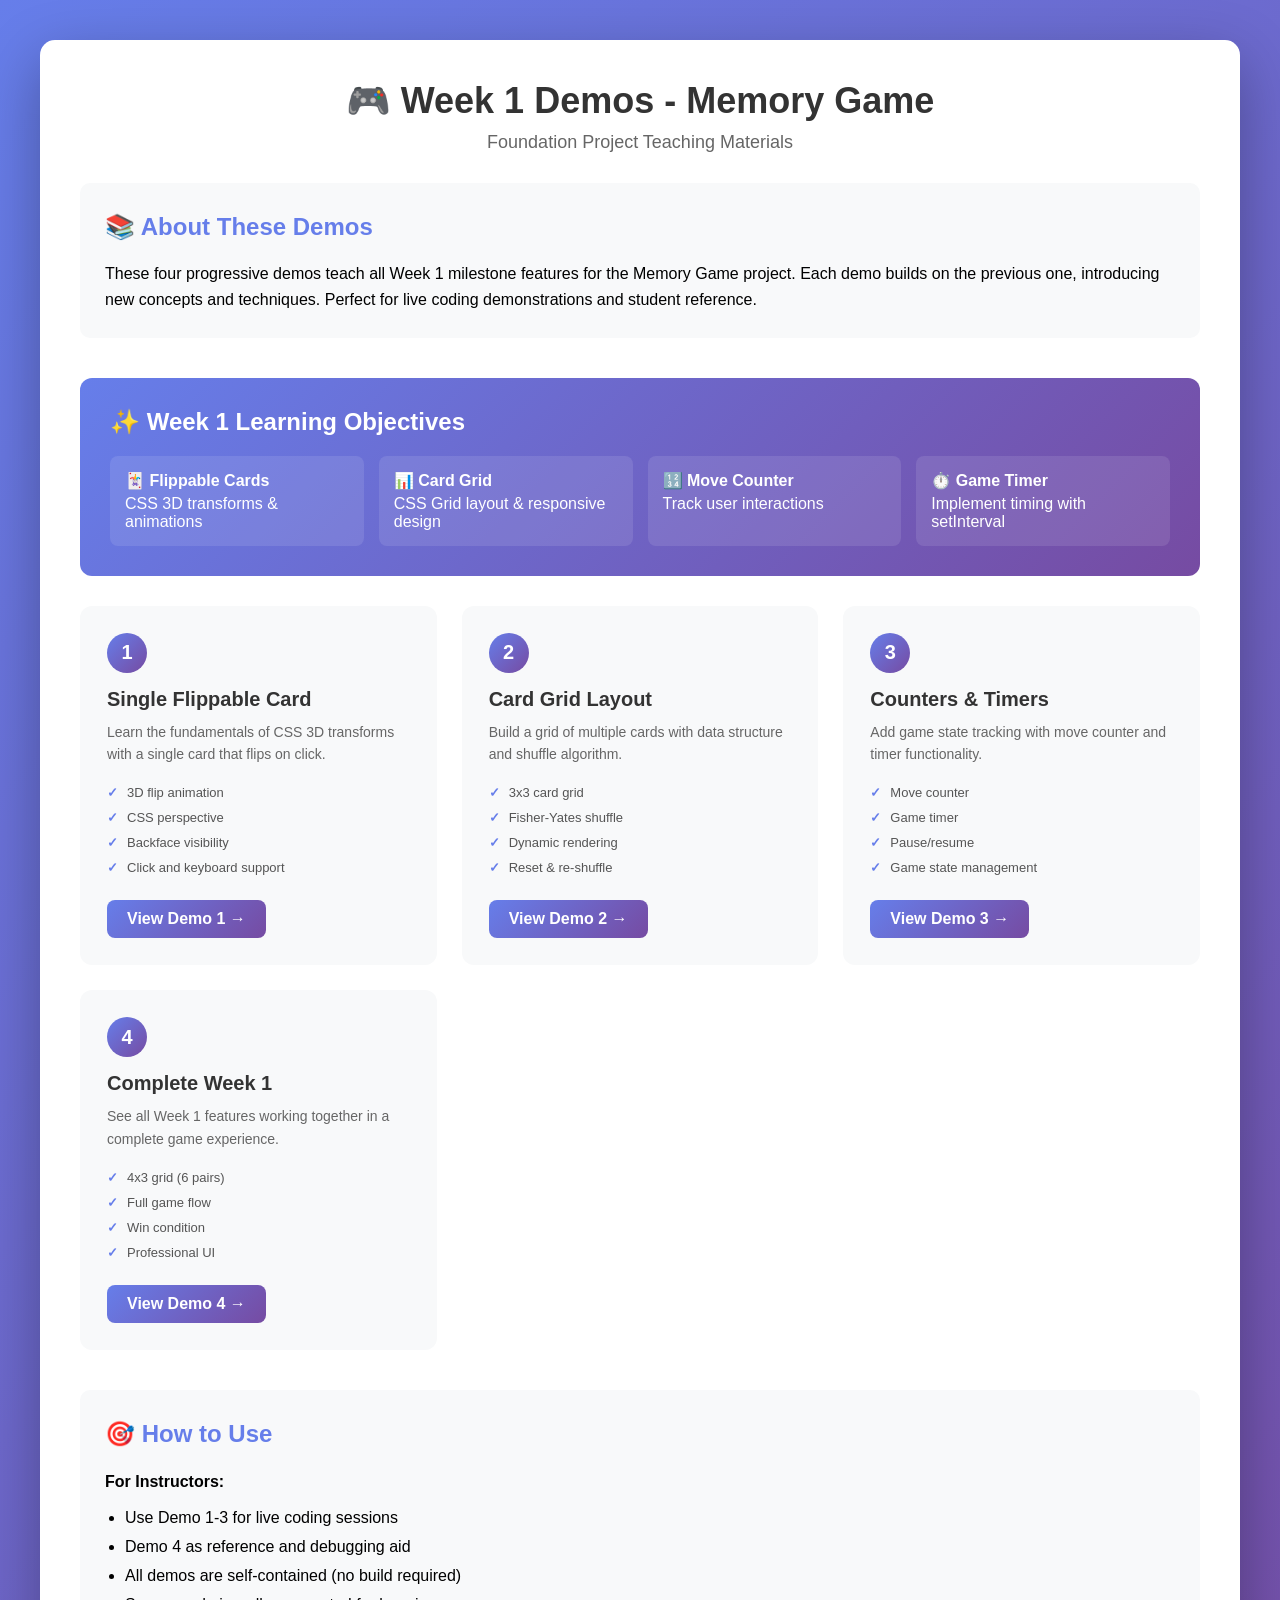
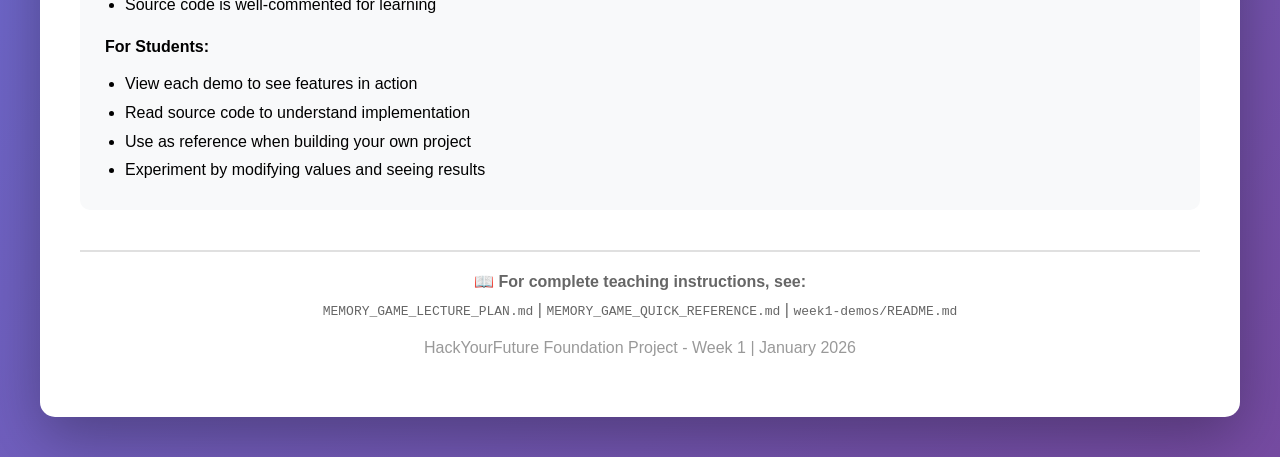
<file: week1-demos/index.html>
<!DOCTYPE html>
<html lang="en">
<head>
    <meta charset="UTF-8">
    <meta name="viewport" content="width=device-width, initial-scale=1.0">
    <title>Week 1 Demos - Memory Game</title>
    <style>
        * {
            margin: 0;
            padding: 0;
            box-sizing: border-box;
        }

        body {
            font-family: 'Segoe UI', Tahoma, Geneva, Verdana, sans-serif;
            background: linear-gradient(135deg, #667eea 0%, #764ba2 100%);
            min-height: 100vh;
            padding: 40px 20px;
        }

        .container {
            max-width: 1200px;
            margin: 0 auto;
            background: white;
            padding: 40px;
            border-radius: 15px;
            box-shadow: 0 20px 60px rgba(0, 0, 0, 0.3);
        }

        h1 {
            color: #333;
            text-align: center;
            margin-bottom: 10px;
            font-size: 36px;
        }

        .subtitle {
            text-align: center;
            color: #666;
            margin-bottom: 30px;
            font-size: 18px;
        }

        .intro {
            background: #f8f9fa;
            padding: 25px;
            border-radius: 10px;
            margin-bottom: 40px;
            line-height: 1.6;
        }

        .intro h2 {
            color: #667eea;
            margin-bottom: 15px;
        }

        .demos-grid {
            display: grid;
            grid-template-columns: repeat(auto-fit, minmax(280px, 1fr));
            gap: 25px;
            margin-bottom: 40px;
        }

        .demo-card {
            background: #f8f9fa;
            border-radius: 12px;
            padding: 25px;
            transition: transform 0.3s, box-shadow 0.3s;
            border: 2px solid transparent;
        }

        .demo-card:hover {
            transform: translateY(-5px);
            box-shadow: 0 8px 20px rgba(0, 0, 0, 0.15);
            border-color: #667eea;
        }

        .demo-number {
            display: inline-block;
            background: linear-gradient(135deg, #667eea 0%, #764ba2 100%);
            color: white;
            width: 40px;
            height: 40px;
            border-radius: 50%;
            display: flex;
            align-items: center;
            justify-content: center;
            font-weight: bold;
            font-size: 20px;
            margin-bottom: 15px;
        }

        .demo-title {
            color: #333;
            font-size: 20px;
            font-weight: 600;
            margin-bottom: 10px;
        }

        .demo-description {
            color: #666;
            font-size: 14px;
            line-height: 1.6;
            margin-bottom: 15px;
        }

        .demo-features {
            list-style: none;
            margin-bottom: 20px;
        }

        .demo-features li {
            color: #555;
            font-size: 13px;
            padding: 5px 0;
            padding-left: 20px;
            position: relative;
        }

        .demo-features li:before {
            content: "✓";
            position: absolute;
            left: 0;
            color: #667eea;
            font-weight: bold;
        }

        .demo-link {
            display: inline-block;
            background: linear-gradient(135deg, #667eea 0%, #764ba2 100%);
            color: white;
            text-decoration: none;
            padding: 10px 20px;
            border-radius: 8px;
            font-weight: 600;
            transition: transform 0.2s;
            text-align: center;
        }

        .demo-link:hover {
            transform: scale(1.05);
        }

        .features-section {
            background: linear-gradient(135deg, #667eea 0%, #764ba2 100%);
            color: white;
            padding: 30px;
            border-radius: 12px;
            margin-bottom: 30px;
        }

        .features-section h2 {
            margin-bottom: 20px;
        }

        .features-list {
            display: grid;
            grid-template-columns: repeat(auto-fit, minmax(200px, 1fr));
            gap: 15px;
        }

        .feature-item {
            background: rgba(255, 255, 255, 0.1);
            padding: 15px;
            border-radius: 8px;
        }

        .feature-item strong {
            display: block;
            margin-bottom: 5px;
        }

        .footer {
            text-align: center;
            color: #666;
            padding: 20px;
            border-top: 2px solid #e0e0e0;
            margin-top: 40px;
        }

        @media (max-width: 768px) {
            h1 {
                font-size: 28px;
            }

            .container {
                padding: 25px;
            }

            .demos-grid {
                grid-template-columns: 1fr;
            }
        }
    </style>
</head>
<body>
    <div class="container">
        <h1>🎮 Week 1 Demos - Memory Game</h1>
        <p class="subtitle">Foundation Project Teaching Materials</p>

        <div class="intro">
            <h2>📚 About These Demos</h2>
            <p>
                These four progressive demos teach all Week 1 milestone features for the Memory Game project.
                Each demo builds on the previous one, introducing new concepts and techniques.
                Perfect for live coding demonstrations and student reference.
            </p>
        </div>

        <div class="features-section">
            <h2>✨ Week 1 Learning Objectives</h2>
            <div class="features-list">
                <div class="feature-item">
                    <strong>🃏 Flippable Cards</strong>
                    <span>CSS 3D transforms & animations</span>
                </div>
                <div class="feature-item">
                    <strong>📊 Card Grid</strong>
                    <span>CSS Grid layout & responsive design</span>
                </div>
                <div class="feature-item">
                    <strong>🔢 Move Counter</strong>
                    <span>Track user interactions</span>
                </div>
                <div class="feature-item">
                    <strong>⏱️ Game Timer</strong>
                    <span>Implement timing with setInterval</span>
                </div>
            </div>
        </div>

        <div class="demos-grid">
            <div class="demo-card">
                <div class="demo-number" style="display: flex;">1</div>
                <h3 class="demo-title">Single Flippable Card</h3>
                <p class="demo-description">
                    Learn the fundamentals of CSS 3D transforms with a single card that flips on click.
                </p>
                <ul class="demo-features">
                    <li>3D flip animation</li>
                    <li>CSS perspective</li>
                    <li>Backface visibility</li>
                    <li>Click and keyboard support</li>
                </ul>
                <a href="demo1-single-card/index.html" class="demo-link">View Demo 1 →</a>
            </div>

            <div class="demo-card">
                <div class="demo-number" style="display: flex;">2</div>
                <h3 class="demo-title">Card Grid Layout</h3>
                <p class="demo-description">
                    Build a grid of multiple cards with data structure and shuffle algorithm.
                </p>
                <ul class="demo-features">
                    <li>3x3 card grid</li>
                    <li>Fisher-Yates shuffle</li>
                    <li>Dynamic rendering</li>
                    <li>Reset & re-shuffle</li>
                </ul>
                <a href="demo2-card-grid/index.html" class="demo-link">View Demo 2 →</a>
            </div>

            <div class="demo-card">
                <div class="demo-number" style="display: flex;">3</div>
                <h3 class="demo-title">Counters & Timers</h3>
                <p class="demo-description">
                    Add game state tracking with move counter and timer functionality.
                </p>
                <ul class="demo-features">
                    <li>Move counter</li>
                    <li>Game timer</li>
                    <li>Pause/resume</li>
                    <li>Game state management</li>
                </ul>
                <a href="demo3-counters-timers/index.html" class="demo-link">View Demo 3 →</a>
            </div>

            <div class="demo-card">
                <div class="demo-number" style="display: flex;">4</div>
                <h3 class="demo-title">Complete Week 1</h3>
                <p class="demo-description">
                    See all Week 1 features working together in a complete game experience.
                </p>
                <ul class="demo-features">
                    <li>4x3 grid (6 pairs)</li>
                    <li>Full game flow</li>
                    <li>Win condition</li>
                    <li>Professional UI</li>
                </ul>
                <a href="demo4-complete/index.html" class="demo-link">View Demo 4 →</a>
            </div>
        </div>

        <div class="intro">
            <h2>🎯 How to Use</h2>
            <p><strong>For Instructors:</strong></p>
            <ul style="margin: 10px 0 15px 20px; line-height: 1.8;">
                <li>Use Demo 1-3 for live coding sessions</li>
                <li>Demo 4 as reference and debugging aid</li>
                <li>All demos are self-contained (no build required)</li>
                <li>Source code is well-commented for learning</li>
            </ul>
            <p><strong>For Students:</strong></p>
            <ul style="margin: 10px 0 0 20px; line-height: 1.8;">
                <li>View each demo to see features in action</li>
                <li>Read source code to understand implementation</li>
                <li>Use as reference when building your own project</li>
                <li>Experiment by modifying values and seeing results</li>
            </ul>
        </div>

        <div class="footer">
            <p><strong>📖 For complete teaching instructions, see:</strong></p>
            <p style="margin-top: 10px;">
                <code>MEMORY_GAME_LECTURE_PLAN.md</code> |
                <code>MEMORY_GAME_QUICK_REFERENCE.md</code> |
                <code>week1-demos/README.md</code>
            </p>
            <p style="margin-top: 20px; color: #999;">
                HackYourFuture Foundation Project - Week 1 | January 2026
            </p>
        </div>
    </div>
</body>
</html>
</file>
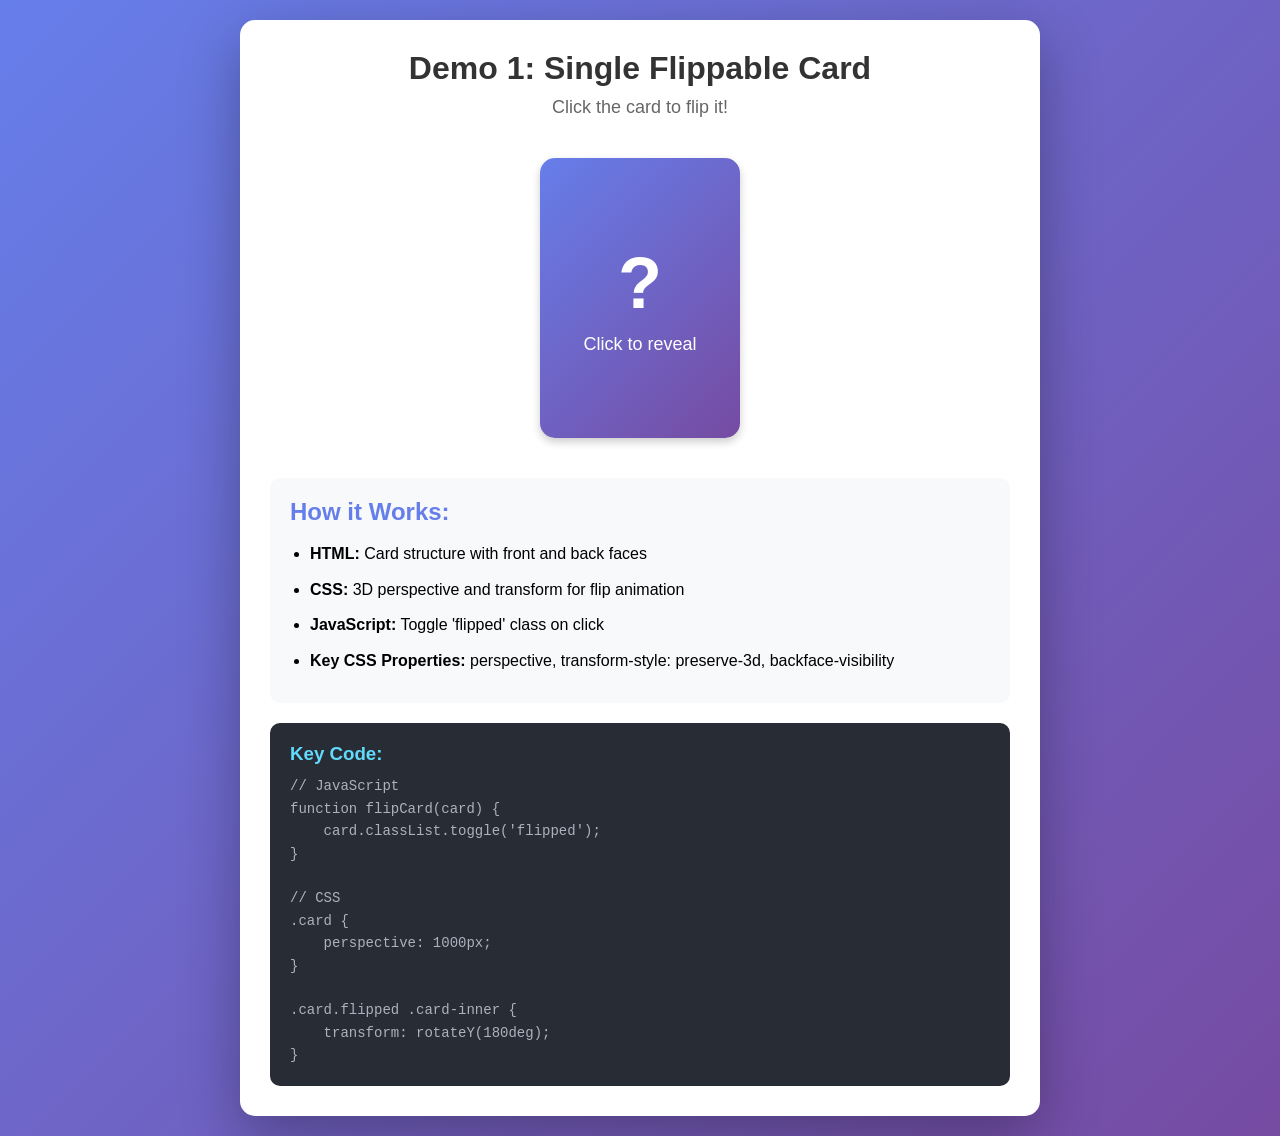
<file: week1-demos/demo1-single-card/index.html>
<!DOCTYPE html>
<html lang="en">
<head>
    <meta charset="UTF-8">
    <meta name="viewport" content="width=device-width, initial-scale=1.0">
    <title>Demo 1: Single Flippable Card</title>
    <link rel="stylesheet" href="style.css">
</head>
<body>
    <div class="container">
        <h1>Demo 1: Single Flippable Card</h1>
        <p class="instructions">Click the card to flip it!</p>
        
        <div class="card-wrapper">
            <div class="card" onclick="flipCard(this)">
                <div class="card-inner">
                    <div class="card-front">
                        <div class="card-content">
                            <h2>?</h2>
                            <p>Click to reveal</p>
                        </div>
                    </div>
                    <div class="card-back">
                        <div class="card-content">
                            <h2>🐱</h2>
                            <p>Cat</p>
                        </div>
                    </div>
                </div>
            </div>
        </div>

        <div class="explanation">
            <h2>How it Works:</h2>
            <ul>
                <li><strong>HTML:</strong> Card structure with front and back faces</li>
                <li><strong>CSS:</strong> 3D perspective and transform for flip animation</li>
                <li><strong>JavaScript:</strong> Toggle 'flipped' class on click</li>
                <li><strong>Key CSS Properties:</strong> perspective, transform-style: preserve-3d, backface-visibility</li>
            </ul>
        </div>

        <div class="code-preview">
            <h3>Key Code:</h3>
            <pre><code>// JavaScript
function flipCard(card) {
    card.classList.toggle('flipped');
}

// CSS
.card {
    perspective: 1000px;
}

.card.flipped .card-inner {
    transform: rotateY(180deg);
}</code></pre>
        </div>
    </div>

    <script src="script.js"></script>
</body>
</html>
</file>
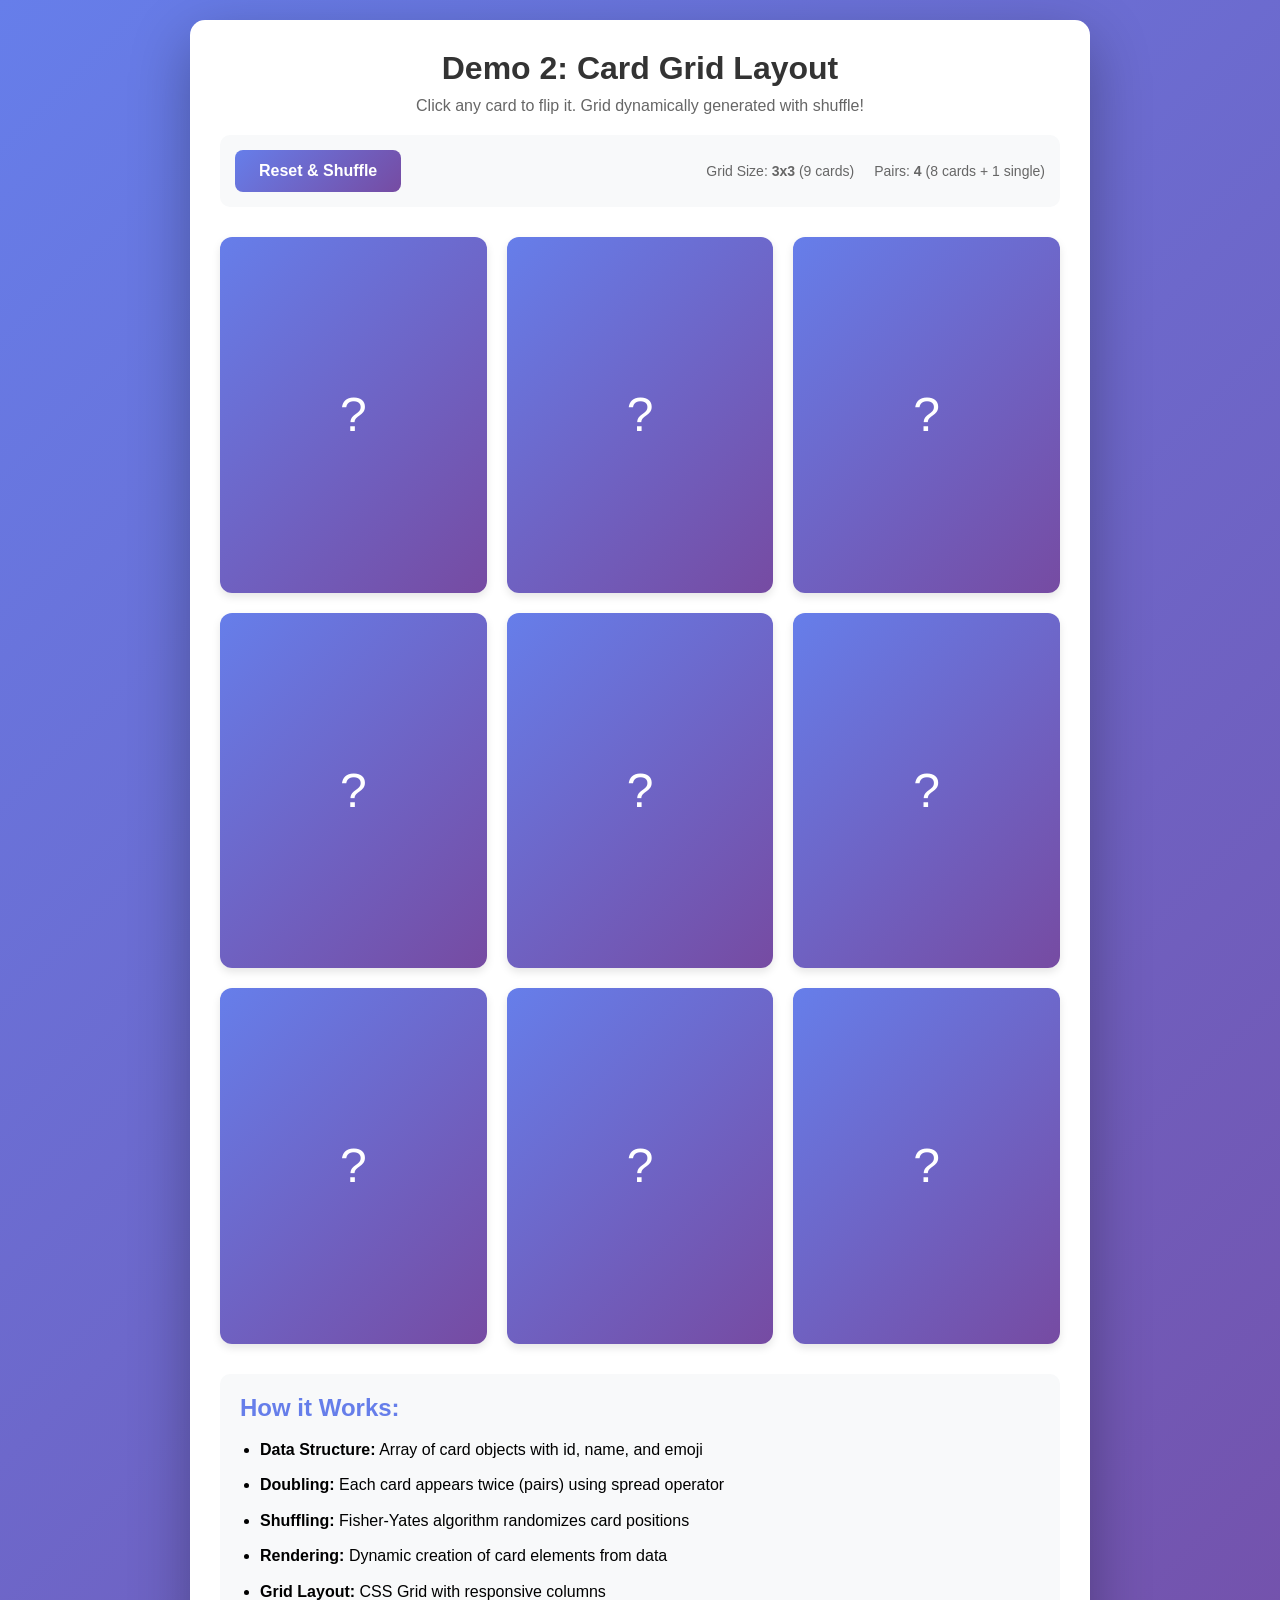
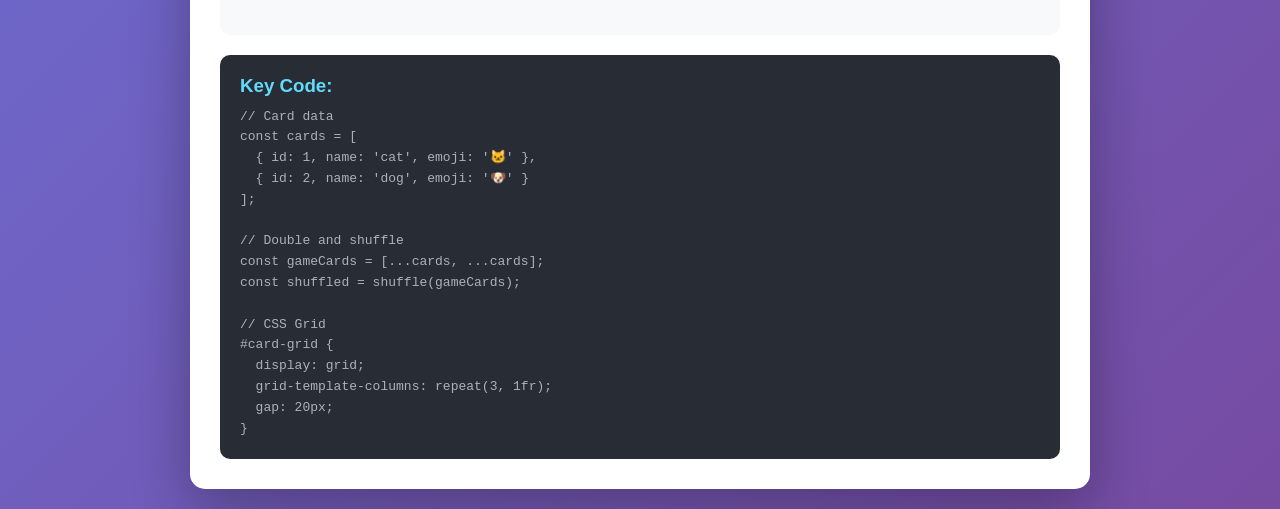
<file: week1-demos/demo2-card-grid/index.html>
<!DOCTYPE html>
<html lang="en">
<head>
    <meta charset="UTF-8">
    <meta name="viewport" content="width=device-width, initial-scale=1.0">
    <title>Demo 2: Card Grid Layout</title>
    <link rel="stylesheet" href="style.css">
</head>
<body>
    <div class="container">
        <h1>Demo 2: Card Grid Layout</h1>
        <p class="instructions">Click any card to flip it. Grid dynamically generated with shuffle!</p>
        
        <div class="controls">
            <button onclick="resetGrid()" class="btn">Reset & Shuffle</button>
            <div class="info">
                <span>Grid Size: <strong>3x3</strong> (9 cards)</span>
                <span>Pairs: <strong>4</strong> (8 cards + 1 single)</span>
            </div>
        </div>

        <div id="card-grid" class="card-grid">
            <!-- Cards will be dynamically generated here -->
        </div>

        <div class="explanation">
            <h2>How it Works:</h2>
            <ul>
                <li><strong>Data Structure:</strong> Array of card objects with id, name, and emoji</li>
                <li><strong>Doubling:</strong> Each card appears twice (pairs) using spread operator</li>
                <li><strong>Shuffling:</strong> Fisher-Yates algorithm randomizes card positions</li>
                <li><strong>Rendering:</strong> Dynamic creation of card elements from data</li>
                <li><strong>Grid Layout:</strong> CSS Grid with responsive columns</li>
            </ul>
        </div>

        <div class="code-preview">
            <h3>Key Code:</h3>
            <pre><code>// Card data
const cards = [
  { id: 1, name: 'cat', emoji: '🐱' },
  { id: 2, name: 'dog', emoji: '🐶' }
];

// Double and shuffle
const gameCards = [...cards, ...cards];
const shuffled = shuffle(gameCards);

// CSS Grid
#card-grid {
  display: grid;
  grid-template-columns: repeat(3, 1fr);
  gap: 20px;
}</code></pre>
        </div>
    </div>

    <script src="script.js"></script>
</body>
</html>
</file>
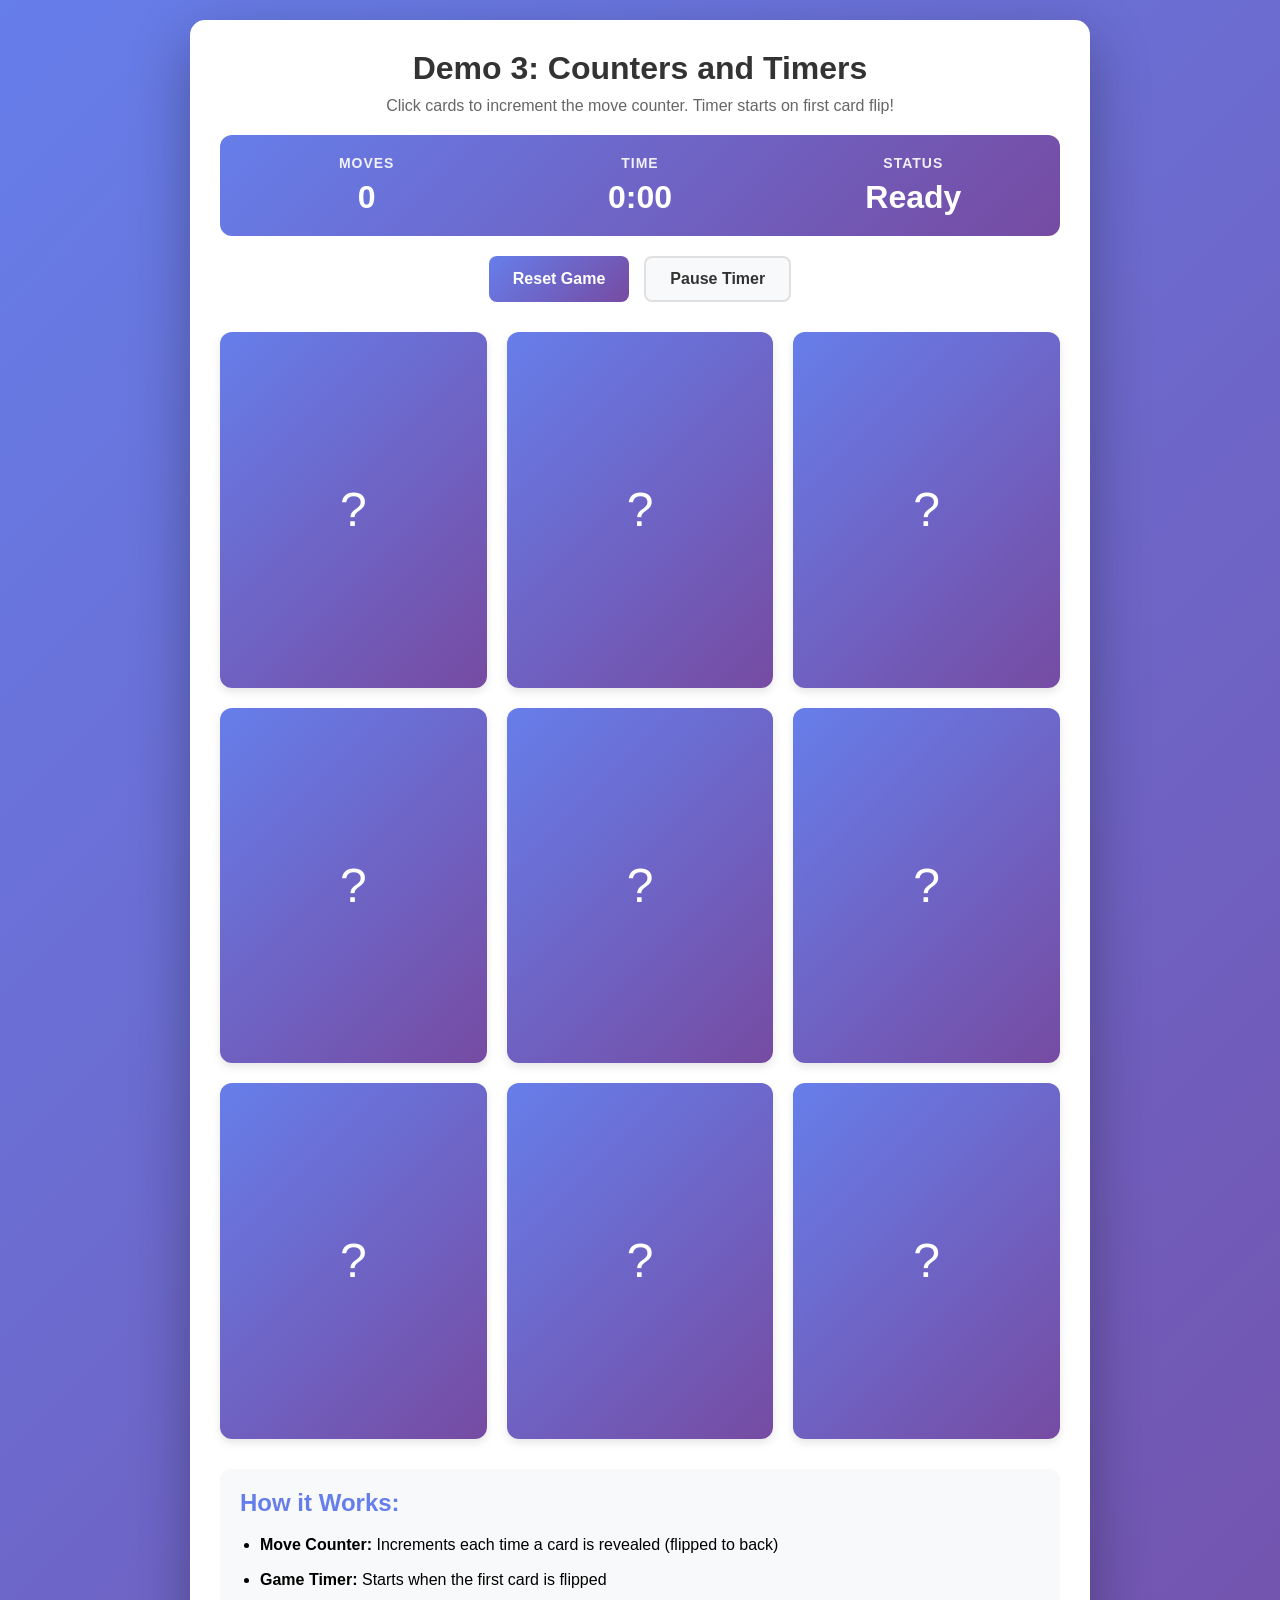
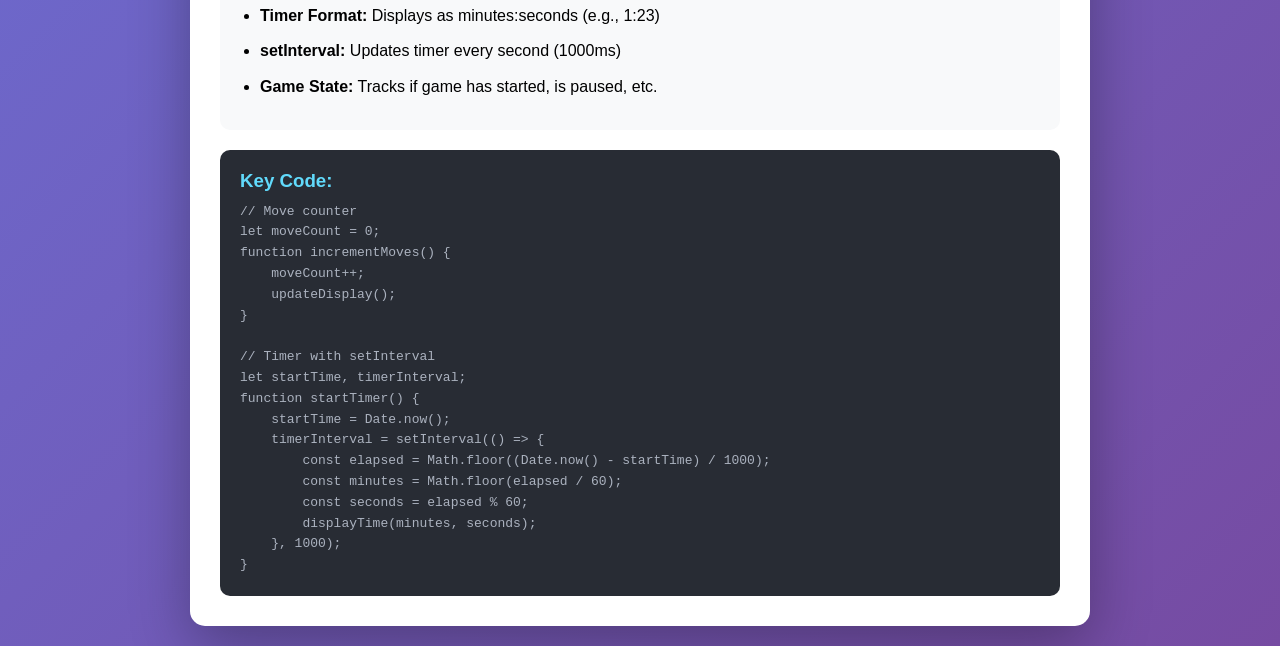
<file: week1-demos/demo3-counters-timers/index.html>
<!DOCTYPE html>
<html lang="en">
<head>
    <meta charset="UTF-8">
    <meta name="viewport" content="width=device-width, initial-scale=1.0">
    <title>Demo 3: Counters and Timers</title>
    <link rel="stylesheet" href="style.css">
</head>
<body>
    <div class="container">
        <h1>Demo 3: Counters and Timers</h1>
        <p class="instructions">Click cards to increment the move counter. Timer starts on first card flip!</p>
        
        <div class="stats-bar">
            <div class="stat">
                <span class="stat-label">Moves</span>
                <span class="stat-value" id="move-counter">0</span>
            </div>
            <div class="stat">
                <span class="stat-label">Time</span>
                <span class="stat-value" id="timer">0:00</span>
            </div>
            <div class="stat">
                <span class="stat-label">Status</span>
                <span class="stat-value" id="status">Ready</span>
            </div>
        </div>

        <div class="controls">
            <button onclick="resetGame()" class="btn btn-primary">Reset Game</button>
            <button onclick="pauseTimer()" class="btn btn-secondary" id="pause-btn">Pause Timer</button>
        </div>

        <div id="card-grid" class="card-grid">
            <!-- Cards will be dynamically generated here -->
        </div>

        <div class="explanation">
            <h2>How it Works:</h2>
            <ul>
                <li><strong>Move Counter:</strong> Increments each time a card is revealed (flipped to back)</li>
                <li><strong>Game Timer:</strong> Starts when the first card is flipped</li>
                <li><strong>Timer Format:</strong> Displays as minutes:seconds (e.g., 1:23)</li>
                <li><strong>setInterval:</strong> Updates timer every second (1000ms)</li>
                <li><strong>Game State:</strong> Tracks if game has started, is paused, etc.</li>
            </ul>
        </div>

        <div class="code-preview">
            <h3>Key Code:</h3>
            <pre><code>// Move counter
let moveCount = 0;
function incrementMoves() {
    moveCount++;
    updateDisplay();
}

// Timer with setInterval
let startTime, timerInterval;
function startTimer() {
    startTime = Date.now();
    timerInterval = setInterval(() => {
        const elapsed = Math.floor((Date.now() - startTime) / 1000);
        const minutes = Math.floor(elapsed / 60);
        const seconds = elapsed % 60;
        displayTime(minutes, seconds);
    }, 1000);
}</code></pre>
        </div>
    </div>

    <script src="script.js"></script>
</body>
</html>
</file>
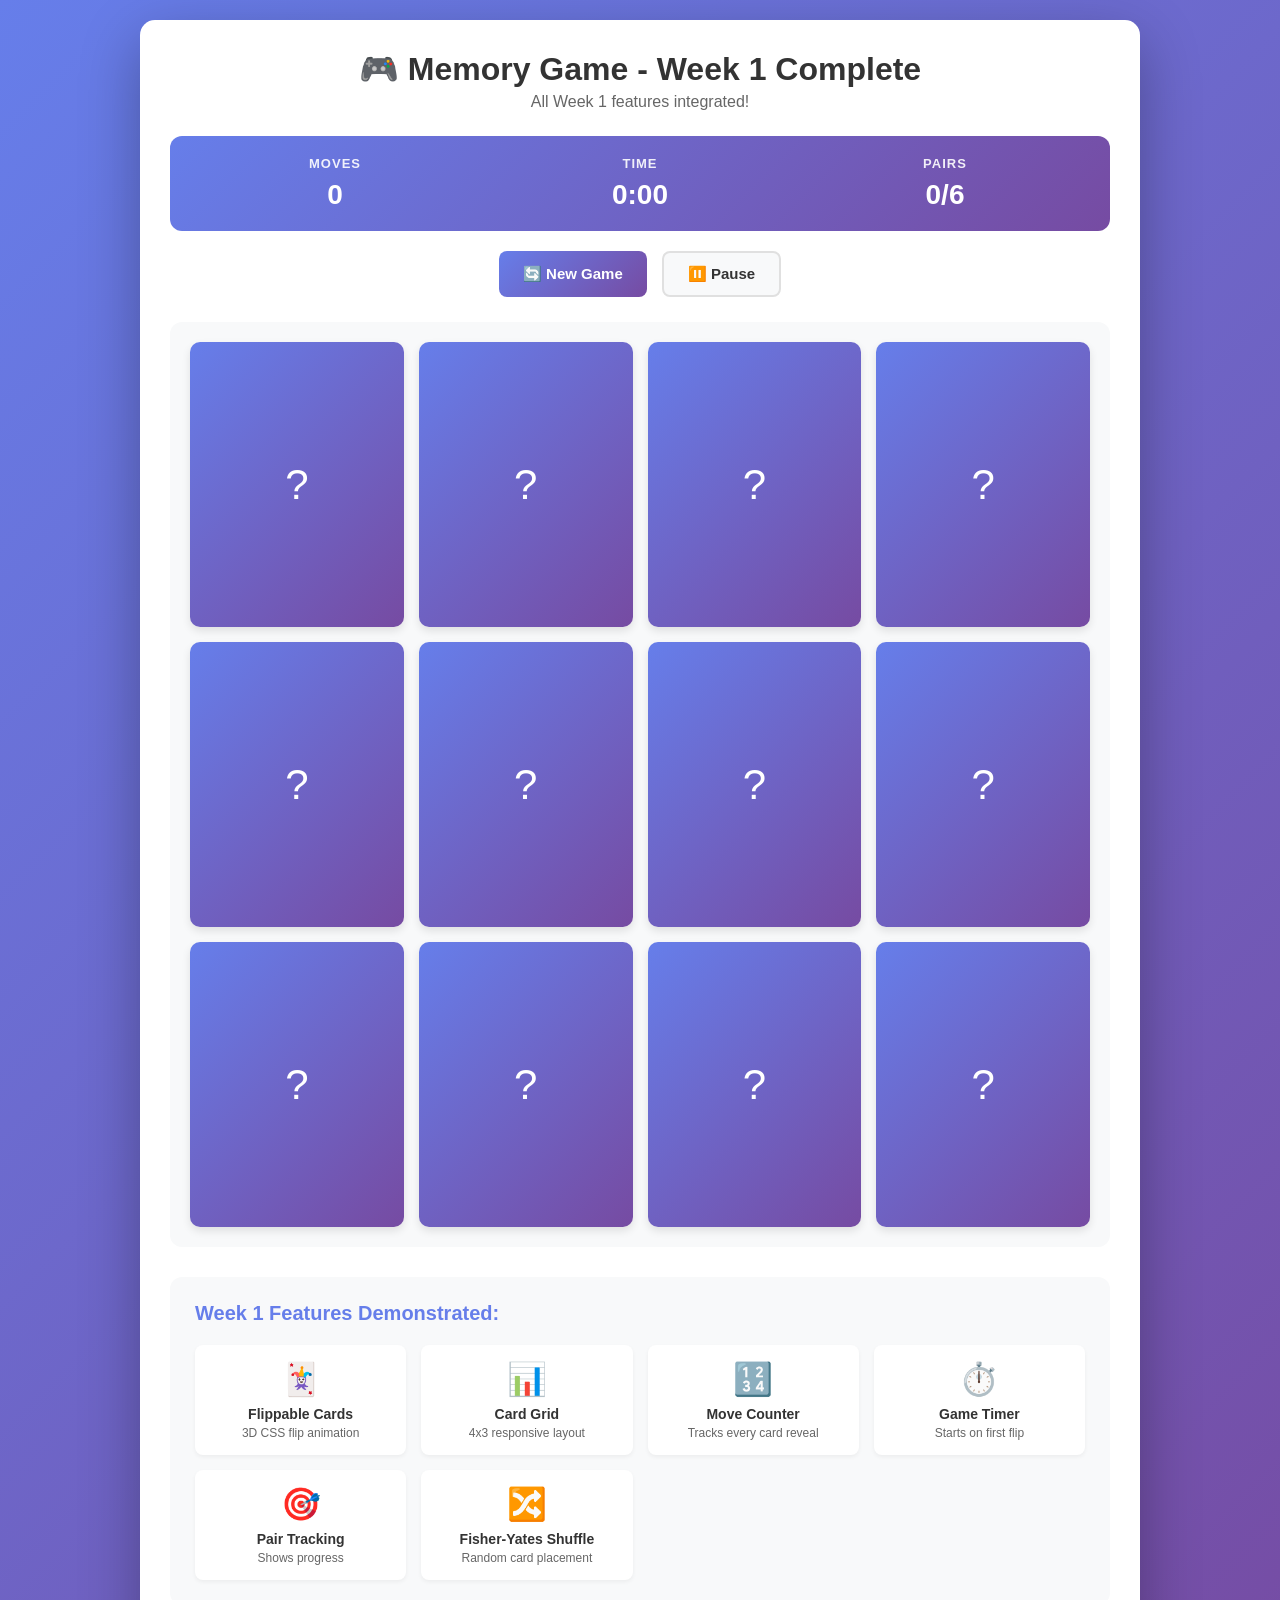
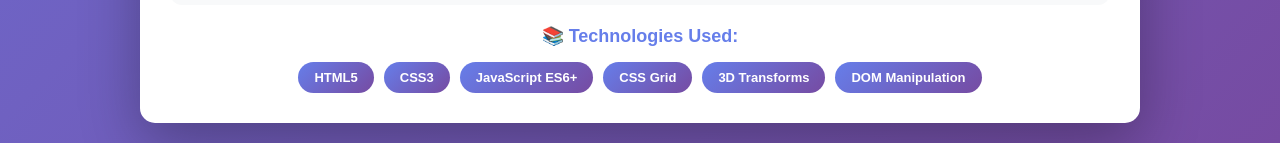
<file: week1-demos/demo4-complete/index.html>
<!DOCTYPE html>
<html lang="en">
<head>
    <meta charset="UTF-8">
    <meta name="viewport" content="width=device-width, initial-scale=1.0">
    <title>Demo 4: Complete Week 1 - Memory Game</title>
    <link rel="stylesheet" href="style.css">
</head>
<body>
    <div class="container">
        <header class="game-header">
            <h1>🎮 Memory Game - Week 1 Complete</h1>
            <p class="tagline">All Week 1 features integrated!</p>
        </header>
        
        <div class="stats-bar">
            <div class="stat">
                <span class="stat-label">Moves</span>
                <span class="stat-value" id="move-counter">0</span>
            </div>
            <div class="stat">
                <span class="stat-label">Time</span>
                <span class="stat-value" id="timer">0:00</span>
            </div>
            <div class="stat">
                <span class="stat-label">Pairs</span>
                <span class="stat-value" id="pairs-found">0/6</span>
            </div>
        </div>

        <div class="controls">
            <button onclick="resetGame()" class="btn btn-primary">
                🔄 New Game
            </button>
            <button onclick="toggleTimer()" class="btn btn-secondary" id="timer-btn">
                ⏸️ Pause
            </button>
        </div>

        <div id="card-grid" class="card-grid">
            <!-- Cards will be dynamically generated here -->
        </div>

        <div class="game-info">
            <h3>Week 1 Features Demonstrated:</h3>
            <div class="features-grid">
                <div class="feature">
                    <span class="feature-icon">🃏</span>
                    <span class="feature-name">Flippable Cards</span>
                    <span class="feature-desc">3D CSS flip animation</span>
                </div>
                <div class="feature">
                    <span class="feature-icon">📊</span>
                    <span class="feature-name">Card Grid</span>
                    <span class="feature-desc">4x3 responsive layout</span>
                </div>
                <div class="feature">
                    <span class="feature-icon">🔢</span>
                    <span class="feature-name">Move Counter</span>
                    <span class="feature-desc">Tracks every card reveal</span>
                </div>
                <div class="feature">
                    <span class="feature-icon">⏱️</span>
                    <span class="feature-name">Game Timer</span>
                    <span class="feature-desc">Starts on first flip</span>
                </div>
                <div class="feature">
                    <span class="feature-icon">🎯</span>
                    <span class="feature-name">Pair Tracking</span>
                    <span class="feature-desc">Shows progress</span>
                </div>
                <div class="feature">
                    <span class="feature-icon">🔀</span>
                    <span class="feature-name">Fisher-Yates Shuffle</span>
                    <span class="feature-desc">Random card placement</span>
                </div>
            </div>
        </div>

        <div class="tech-info">
            <h3>📚 Technologies Used:</h3>
            <div class="tech-tags">
                <span class="tech-tag">HTML5</span>
                <span class="tech-tag">CSS3</span>
                <span class="tech-tag">JavaScript ES6+</span>
                <span class="tech-tag">CSS Grid</span>
                <span class="tech-tag">3D Transforms</span>
                <span class="tech-tag">DOM Manipulation</span>
            </div>
        </div>
    </div>

    <!-- Win Modal -->
    <div id="win-modal" class="modal">
        <div class="modal-content">
            <h2>🎉 Congratulations!</h2>
            <p>You found all pairs!</p>
            <div class="win-stats">
                <div class="win-stat">
                    <strong>Moves:</strong>
                    <span id="final-moves">0</span>
                </div>
                <div class="win-stat">
                    <strong>Time:</strong>
                    <span id="final-time">0:00</span>
                </div>
            </div>
            <button onclick="closeModal(); resetGame();" class="btn btn-primary">
                Play Again
            </button>
        </div>
    </div>

    <script src="script.js"></script>
</body>
</html>
</file>
<file: week1-demos/demo1-single-card/style.css>
/* Reset and Base Styles */
* {
    margin: 0;
    padding: 0;
    box-sizing: border-box;
}

body {
    font-family: 'Segoe UI', Tahoma, Geneva, Verdana, sans-serif;
    background: linear-gradient(135deg, #667eea 0%, #764ba2 100%);
    min-height: 100vh;
    padding: 20px;
}

.container {
    max-width: 800px;
    margin: 0 auto;
    background: white;
    padding: 30px;
    border-radius: 15px;
    box-shadow: 0 20px 60px rgba(0, 0, 0, 0.3);
}

h1 {
    text-align: center;
    color: #333;
    margin-bottom: 10px;
}

.instructions {
    text-align: center;
    color: #666;
    margin-bottom: 30px;
    font-size: 18px;
}

/* Card Container */
.card-wrapper {
    display: flex;
    justify-content: center;
    margin: 40px 0;
}

/* Card Flip Animation */
.card {
    width: 200px;
    height: 280px;
    perspective: 1000px;
    cursor: pointer;
}

.card-inner {
    position: relative;
    width: 100%;
    height: 100%;
    transition: transform 0.6s;
    transform-style: preserve-3d;
}

.card.flipped .card-inner {
    transform: rotateY(180deg);
}

.card-front,
.card-back {
    position: absolute;
    width: 100%;
    height: 100%;
    backface-visibility: hidden;
    border-radius: 15px;
    display: flex;
    align-items: center;
    justify-content: center;
    box-shadow: 0 4px 8px rgba(0, 0, 0, 0.2);
}

.card-front {
    background: linear-gradient(135deg, #667eea 0%, #764ba2 100%);
    color: white;
}

.card-back {
    background: linear-gradient(135deg, #f093fb 0%, #f5576c 100%);
    color: white;
    transform: rotateY(180deg);
}

.card-content {
    text-align: center;
}

.card-content h2 {
    font-size: 72px;
    margin-bottom: 10px;
}

.card-content p {
    font-size: 18px;
    font-weight: 500;
}

/* Hover Effect */
.card:hover .card-inner {
    box-shadow: 0 8px 16px rgba(0, 0, 0, 0.3);
}

/* Explanation Section */
.explanation {
    background: #f8f9fa;
    padding: 20px;
    border-radius: 10px;
    margin-top: 30px;
}

.explanation h2 {
    color: #667eea;
    margin-bottom: 15px;
}

.explanation ul {
    margin-left: 20px;
}

.explanation li {
    margin-bottom: 10px;
    line-height: 1.6;
}

/* Code Preview */
.code-preview {
    background: #282c34;
    color: #abb2bf;
    padding: 20px;
    border-radius: 10px;
    margin-top: 20px;
}

.code-preview h3 {
    color: #61dafb;
    margin-bottom: 10px;
}

.code-preview pre {
    overflow-x: auto;
}

.code-preview code {
    font-family: 'Courier New', monospace;
    font-size: 14px;
    line-height: 1.6;
}

/* Responsive */
@media (max-width: 768px) {
    .container {
        padding: 20px;
    }
    
    .card {
        width: 160px;
        height: 220px;
    }
    
    .card-content h2 {
        font-size: 56px;
    }
}
</file>
<file: week1-demos/demo2-card-grid/style.css>
/* Reset and Base Styles */
* {
    margin: 0;
    padding: 0;
    box-sizing: border-box;
}

body {
    font-family: 'Segoe UI', Tahoma, Geneva, Verdana, sans-serif;
    background: linear-gradient(135deg, #667eea 0%, #764ba2 100%);
    min-height: 100vh;
    padding: 20px;
}

.container {
    max-width: 900px;
    margin: 0 auto;
    background: white;
    padding: 30px;
    border-radius: 15px;
    box-shadow: 0 20px 60px rgba(0, 0, 0, 0.3);
}

h1 {
    text-align: center;
    color: #333;
    margin-bottom: 10px;
}

.instructions {
    text-align: center;
    color: #666;
    margin-bottom: 20px;
    font-size: 16px;
}

/* Controls */
.controls {
    display: flex;
    justify-content: space-between;
    align-items: center;
    margin-bottom: 30px;
    padding: 15px;
    background: #f8f9fa;
    border-radius: 10px;
}

.btn {
    background: linear-gradient(135deg, #667eea 0%, #764ba2 100%);
    color: white;
    border: none;
    padding: 12px 24px;
    border-radius: 8px;
    font-size: 16px;
    font-weight: 600;
    cursor: pointer;
    transition: transform 0.2s, box-shadow 0.2s;
}

.btn:hover {
    transform: translateY(-2px);
    box-shadow: 0 4px 12px rgba(102, 126, 234, 0.4);
}

.btn:active {
    transform: translateY(0);
}

.info {
    display: flex;
    gap: 20px;
    font-size: 14px;
    color: #666;
}

/* Card Grid */
.card-grid {
    display: grid;
    grid-template-columns: repeat(3, 1fr);
    gap: 20px;
    margin-bottom: 30px;
}

/* Card Styles */
.card {
    aspect-ratio: 3/4;
    perspective: 1000px;
    cursor: pointer;
}

.card-inner {
    position: relative;
    width: 100%;
    height: 100%;
    transition: transform 0.6s;
    transform-style: preserve-3d;
}

.card.flipped .card-inner {
    transform: rotateY(180deg);
}

.card-front,
.card-back {
    position: absolute;
    width: 100%;
    height: 100%;
    backface-visibility: hidden;
    border-radius: 12px;
    display: flex;
    flex-direction: column;
    align-items: center;
    justify-content: center;
    box-shadow: 0 4px 8px rgba(0, 0, 0, 0.1);
    transition: box-shadow 0.3s;
}

.card:hover .card-front,
.card:hover .card-back {
    box-shadow: 0 8px 16px rgba(0, 0, 0, 0.2);
}

.card-front {
    background: linear-gradient(135deg, #667eea 0%, #764ba2 100%);
    color: white;
}

.card-back {
    background: linear-gradient(135deg, #f093fb 0%, #f5576c 100%);
    color: white;
    transform: rotateY(180deg);
}

.card-emoji {
    font-size: 56px;
    margin-bottom: 10px;
}

.card-name {
    font-size: 16px;
    font-weight: 600;
    text-transform: capitalize;
}

.card-question {
    font-size: 48px;
}

/* Explanation Section */
.explanation {
    background: #f8f9fa;
    padding: 20px;
    border-radius: 10px;
    margin-top: 30px;
}

.explanation h2 {
    color: #667eea;
    margin-bottom: 15px;
}

.explanation ul {
    margin-left: 20px;
}

.explanation li {
    margin-bottom: 10px;
    line-height: 1.6;
}

/* Code Preview */
.code-preview {
    background: #282c34;
    color: #abb2bf;
    padding: 20px;
    border-radius: 10px;
    margin-top: 20px;
}

.code-preview h3 {
    color: #61dafb;
    margin-bottom: 10px;
}

.code-preview pre {
    overflow-x: auto;
}

.code-preview code {
    font-family: 'Courier New', monospace;
    font-size: 13px;
    line-height: 1.6;
}

/* Responsive */
@media (max-width: 768px) {
    .container {
        padding: 20px;
    }
    
    .card-grid {
        grid-template-columns: repeat(3, 1fr);
        gap: 10px;
    }
    
    .controls {
        flex-direction: column;
        gap: 15px;
    }
    
    .info {
        flex-direction: column;
        gap: 5px;
    }
    
    .card-emoji {
        font-size: 40px;
    }
}

@media (max-width: 480px) {
    .card-emoji {
        font-size: 32px;
    }
    
    .card-name {
        font-size: 12px;
    }
}
</file>
<file: week1-demos/demo3-counters-timers/style.css>
/* Reset and Base Styles */
* {
    margin: 0;
    padding: 0;
    box-sizing: border-box;
}

body {
    font-family: 'Segoe UI', Tahoma, Geneva, Verdana, sans-serif;
    background: linear-gradient(135deg, #667eea 0%, #764ba2 100%);
    min-height: 100vh;
    padding: 20px;
}

.container {
    max-width: 900px;
    margin: 0 auto;
    background: white;
    padding: 30px;
    border-radius: 15px;
    box-shadow: 0 20px 60px rgba(0, 0, 0, 0.3);
}

h1 {
    text-align: center;
    color: #333;
    margin-bottom: 10px;
}

.instructions {
    text-align: center;
    color: #666;
    margin-bottom: 20px;
    font-size: 16px;
}

/* Stats Bar */
.stats-bar {
    display: grid;
    grid-template-columns: repeat(3, 1fr);
    gap: 20px;
    margin-bottom: 20px;
    padding: 20px;
    background: linear-gradient(135deg, #667eea 0%, #764ba2 100%);
    border-radius: 12px;
    color: white;
}

.stat {
    display: flex;
    flex-direction: column;
    align-items: center;
    gap: 8px;
}

.stat-label {
    font-size: 14px;
    font-weight: 600;
    text-transform: uppercase;
    letter-spacing: 1px;
    opacity: 0.9;
}

.stat-value {
    font-size: 32px;
    font-weight: 700;
    font-variant-numeric: tabular-nums;
}

/* Controls */
.controls {
    display: flex;
    justify-content: center;
    gap: 15px;
    margin-bottom: 30px;
}

.btn {
    border: none;
    padding: 12px 24px;
    border-radius: 8px;
    font-size: 16px;
    font-weight: 600;
    cursor: pointer;
    transition: all 0.2s;
}

.btn-primary {
    background: linear-gradient(135deg, #667eea 0%, #764ba2 100%);
    color: white;
}

.btn-secondary {
    background: #f8f9fa;
    color: #333;
    border: 2px solid #e0e0e0;
}

.btn:hover {
    transform: translateY(-2px);
    box-shadow: 0 4px 12px rgba(0, 0, 0, 0.2);
}

.btn:active {
    transform: translateY(0);
}

.btn:disabled {
    opacity: 0.5;
    cursor: not-allowed;
    transform: none;
}

/* Card Grid */
.card-grid {
    display: grid;
    grid-template-columns: repeat(3, 1fr);
    gap: 20px;
    margin-bottom: 30px;
}

/* Card Styles */
.card {
    aspect-ratio: 3/4;
    perspective: 1000px;
    cursor: pointer;
}

.card-inner {
    position: relative;
    width: 100%;
    height: 100%;
    transition: transform 0.6s;
    transform-style: preserve-3d;
}

.card.flipped .card-inner {
    transform: rotateY(180deg);
}

.card-front,
.card-back {
    position: absolute;
    width: 100%;
    height: 100%;
    backface-visibility: hidden;
    border-radius: 12px;
    display: flex;
    flex-direction: column;
    align-items: center;
    justify-content: center;
    box-shadow: 0 4px 8px rgba(0, 0, 0, 0.1);
    transition: box-shadow 0.3s;
}

.card:hover .card-front,
.card:hover .card-back {
    box-shadow: 0 8px 16px rgba(0, 0, 0, 0.2);
}

.card-front {
    background: linear-gradient(135deg, #667eea 0%, #764ba2 100%);
    color: white;
}

.card-back {
    background: linear-gradient(135deg, #f093fb 0%, #f5576c 100%);
    color: white;
    transform: rotateY(180deg);
}

.card-emoji {
    font-size: 56px;
    margin-bottom: 10px;
}

.card-name {
    font-size: 16px;
    font-weight: 600;
    text-transform: capitalize;
}

.card-question {
    font-size: 48px;
}

/* Status Animations */
@keyframes pulse {
    0%, 100% { transform: scale(1); }
    50% { transform: scale(1.05); }
}

.stat-value.animating {
    animation: pulse 0.3s ease-in-out;
}

/* Explanation Section */
.explanation {
    background: #f8f9fa;
    padding: 20px;
    border-radius: 10px;
    margin-top: 30px;
}

.explanation h2 {
    color: #667eea;
    margin-bottom: 15px;
}

.explanation ul {
    margin-left: 20px;
}

.explanation li {
    margin-bottom: 10px;
    line-height: 1.6;
}

/* Code Preview */
.code-preview {
    background: #282c34;
    color: #abb2bf;
    padding: 20px;
    border-radius: 10px;
    margin-top: 20px;
}

.code-preview h3 {
    color: #61dafb;
    margin-bottom: 10px;
}

.code-preview pre {
    overflow-x: auto;
}

.code-preview code {
    font-family: 'Courier New', monospace;
    font-size: 13px;
    line-height: 1.6;
}

/* Responsive */
@media (max-width: 768px) {
    .container {
        padding: 20px;
    }
    
    .stats-bar {
        grid-template-columns: repeat(3, 1fr);
        gap: 10px;
        padding: 15px;
    }
    
    .stat-label {
        font-size: 11px;
    }
    
    .stat-value {
        font-size: 24px;
    }
    
    .card-grid {
        gap: 10px;
    }
    
    .controls {
        flex-direction: column;
    }
    
    .btn {
        width: 100%;
    }
}

@media (max-width: 480px) {
    .card-emoji {
        font-size: 40px;
    }
    
    .card-name {
        font-size: 12px;
    }
}
</file>
<file: week1-demos/demo4-complete/style.css>
/* Reset and Base Styles */
* {
    margin: 0;
    padding: 0;
    box-sizing: border-box;
}

body {
    font-family: 'Segoe UI', Tahoma, Geneva, Verdana, sans-serif;
    background: linear-gradient(135deg, #667eea 0%, #764ba2 100%);
    min-height: 100vh;
    padding: 20px;
}

.container {
    max-width: 1000px;
    margin: 0 auto;
    background: white;
    padding: 30px;
    border-radius: 15px;
    box-shadow: 0 20px 60px rgba(0, 0, 0, 0.3);
}

/* Header */
.game-header {
    text-align: center;
    margin-bottom: 25px;
}

.game-header h1 {
    color: #333;
    font-size: 32px;
    margin-bottom: 5px;
}

.tagline {
    color: #666;
    font-size: 16px;
}

/* Stats Bar */
.stats-bar {
    display: grid;
    grid-template-columns: repeat(3, 1fr);
    gap: 15px;
    margin-bottom: 20px;
    padding: 20px;
    background: linear-gradient(135deg, #667eea 0%, #764ba2 100%);
    border-radius: 12px;
    color: white;
}

.stat {
    display: flex;
    flex-direction: column;
    align-items: center;
    gap: 8px;
}

.stat-label {
    font-size: 13px;
    font-weight: 600;
    text-transform: uppercase;
    letter-spacing: 1px;
    opacity: 0.9;
}

.stat-value {
    font-size: 28px;
    font-weight: 700;
    font-variant-numeric: tabular-nums;
}

/* Controls */
.controls {
    display: flex;
    justify-content: center;
    gap: 15px;
    margin-bottom: 25px;
}

.btn {
    border: none;
    padding: 12px 24px;
    border-radius: 8px;
    font-size: 15px;
    font-weight: 600;
    cursor: pointer;
    transition: all 0.2s;
    display: flex;
    align-items: center;
    gap: 8px;
}

.btn-primary {
    background: linear-gradient(135deg, #667eea 0%, #764ba2 100%);
    color: white;
}

.btn-secondary {
    background: #f8f9fa;
    color: #333;
    border: 2px solid #e0e0e0;
}

.btn:hover {
    transform: translateY(-2px);
    box-shadow: 0 4px 12px rgba(0, 0, 0, 0.2);
}

.btn:active {
    transform: translateY(0);
}

/* Card Grid */
.card-grid {
    display: grid;
    grid-template-columns: repeat(4, 1fr);
    gap: 15px;
    margin-bottom: 30px;
    padding: 20px;
    background: #f8f9fa;
    border-radius: 12px;
}

/* Card Styles */
.card {
    aspect-ratio: 3/4;
    perspective: 1000px;
    cursor: pointer;
}

.card.matched {
    cursor: default;
    opacity: 0.6;
}

.card-inner {
    position: relative;
    width: 100%;
    height: 100%;
    transition: transform 0.6s;
    transform-style: preserve-3d;
}

.card.flipped .card-inner {
    transform: rotateY(180deg);
}

.card-front,
.card-back {
    position: absolute;
    width: 100%;
    height: 100%;
    backface-visibility: hidden;
    border-radius: 10px;
    display: flex;
    flex-direction: column;
    align-items: center;
    justify-content: center;
    box-shadow: 0 4px 8px rgba(0, 0, 0, 0.1);
    transition: box-shadow 0.3s;
}

.card:not(.matched):hover .card-front,
.card:not(.matched):hover .card-back {
    box-shadow: 0 8px 16px rgba(0, 0, 0, 0.2);
}

.card-front {
    background: linear-gradient(135deg, #667eea 0%, #764ba2 100%);
    color: white;
}

.card-back {
    background: linear-gradient(135deg, #f093fb 0%, #f5576c 100%);
    color: white;
    transform: rotateY(180deg);
}

.card-emoji {
    font-size: 48px;
    margin-bottom: 8px;
}

.card-name {
    font-size: 14px;
    font-weight: 600;
    text-transform: capitalize;
}

.card-question {
    font-size: 42px;
}

/* Game Info */
.game-info {
    background: #f8f9fa;
    padding: 25px;
    border-radius: 12px;
    margin-bottom: 20px;
}

.game-info h3 {
    color: #667eea;
    margin-bottom: 20px;
    font-size: 20px;
}

.features-grid {
    display: grid;
    grid-template-columns: repeat(auto-fit, minmax(180px, 1fr));
    gap: 15px;
}

.feature {
    display: flex;
    flex-direction: column;
    align-items: center;
    text-align: center;
    padding: 15px;
    background: white;
    border-radius: 8px;
    box-shadow: 0 2px 4px rgba(0, 0, 0, 0.05);
}

.feature-icon {
    font-size: 32px;
    margin-bottom: 8px;
}

.feature-name {
    font-weight: 600;
    color: #333;
    margin-bottom: 4px;
    font-size: 14px;
}

.feature-desc {
    font-size: 12px;
    color: #666;
}

/* Tech Info */
.tech-info {
    text-align: center;
}

.tech-info h3 {
    color: #667eea;
    margin-bottom: 15px;
    font-size: 18px;
}

.tech-tags {
    display: flex;
    flex-wrap: wrap;
    justify-content: center;
    gap: 10px;
}

.tech-tag {
    background: linear-gradient(135deg, #667eea 0%, #764ba2 100%);
    color: white;
    padding: 8px 16px;
    border-radius: 20px;
    font-size: 13px;
    font-weight: 600;
}

/* Win Modal */
.modal {
    display: none;
    position: fixed;
    top: 0;
    left: 0;
    width: 100%;
    height: 100%;
    background: rgba(0, 0, 0, 0.8);
    z-index: 1000;
    align-items: center;
    justify-content: center;
}

.modal.active {
    display: flex;
}

.modal-content {
    background: white;
    padding: 40px;
    border-radius: 15px;
    text-align: center;
    max-width: 400px;
    animation: modalSlideIn 0.3s ease-out;
}

@keyframes modalSlideIn {
    from {
        transform: translateY(-50px);
        opacity: 0;
    }
    to {
        transform: translateY(0);
        opacity: 1;
    }
}

.modal-content h2 {
    color: #667eea;
    font-size: 32px;
    margin-bottom: 15px;
}

.modal-content p {
    color: #666;
    font-size: 18px;
    margin-bottom: 25px;
}

.win-stats {
    display: grid;
    grid-template-columns: 1fr 1fr;
    gap: 20px;
    margin-bottom: 30px;
    padding: 20px;
    background: #f8f9fa;
    border-radius: 10px;
}

.win-stat {
    display: flex;
    flex-direction: column;
    gap: 8px;
}

.win-stat strong {
    color: #667eea;
    font-size: 14px;
}

.win-stat span {
    font-size: 24px;
    font-weight: 700;
    color: #333;
}

/* Animations */
@keyframes pulse {
    0%, 100% { transform: scale(1); }
    50% { transform: scale(1.05); }
}

.stat-value.animating {
    animation: pulse 0.3s ease-in-out;
}

/* Responsive */
@media (max-width: 768px) {
    .container {
        padding: 20px;
    }
    
    .game-header h1 {
        font-size: 24px;
    }
    
    .card-grid {
        grid-template-columns: repeat(4, 1fr);
        gap: 10px;
        padding: 15px;
    }
    
    .stats-bar {
        gap: 10px;
        padding: 15px;
    }
    
    .stat-value {
        font-size: 24px;
    }
    
    .controls {
        flex-direction: column;
    }
    
    .btn {
        width: 100%;
        justify-content: center;
    }
    
    .features-grid {
        grid-template-columns: repeat(2, 1fr);
        gap: 10px;
    }
}

@media (max-width: 480px) {
    .card-grid {
        grid-template-columns: repeat(3, 1fr);
    }
    
    .card-emoji {
        font-size: 32px;
    }
    
    .card-question {
        font-size: 28px;
    }
    
    .features-grid {
        grid-template-columns: 1fr;
    }
}
</file>
